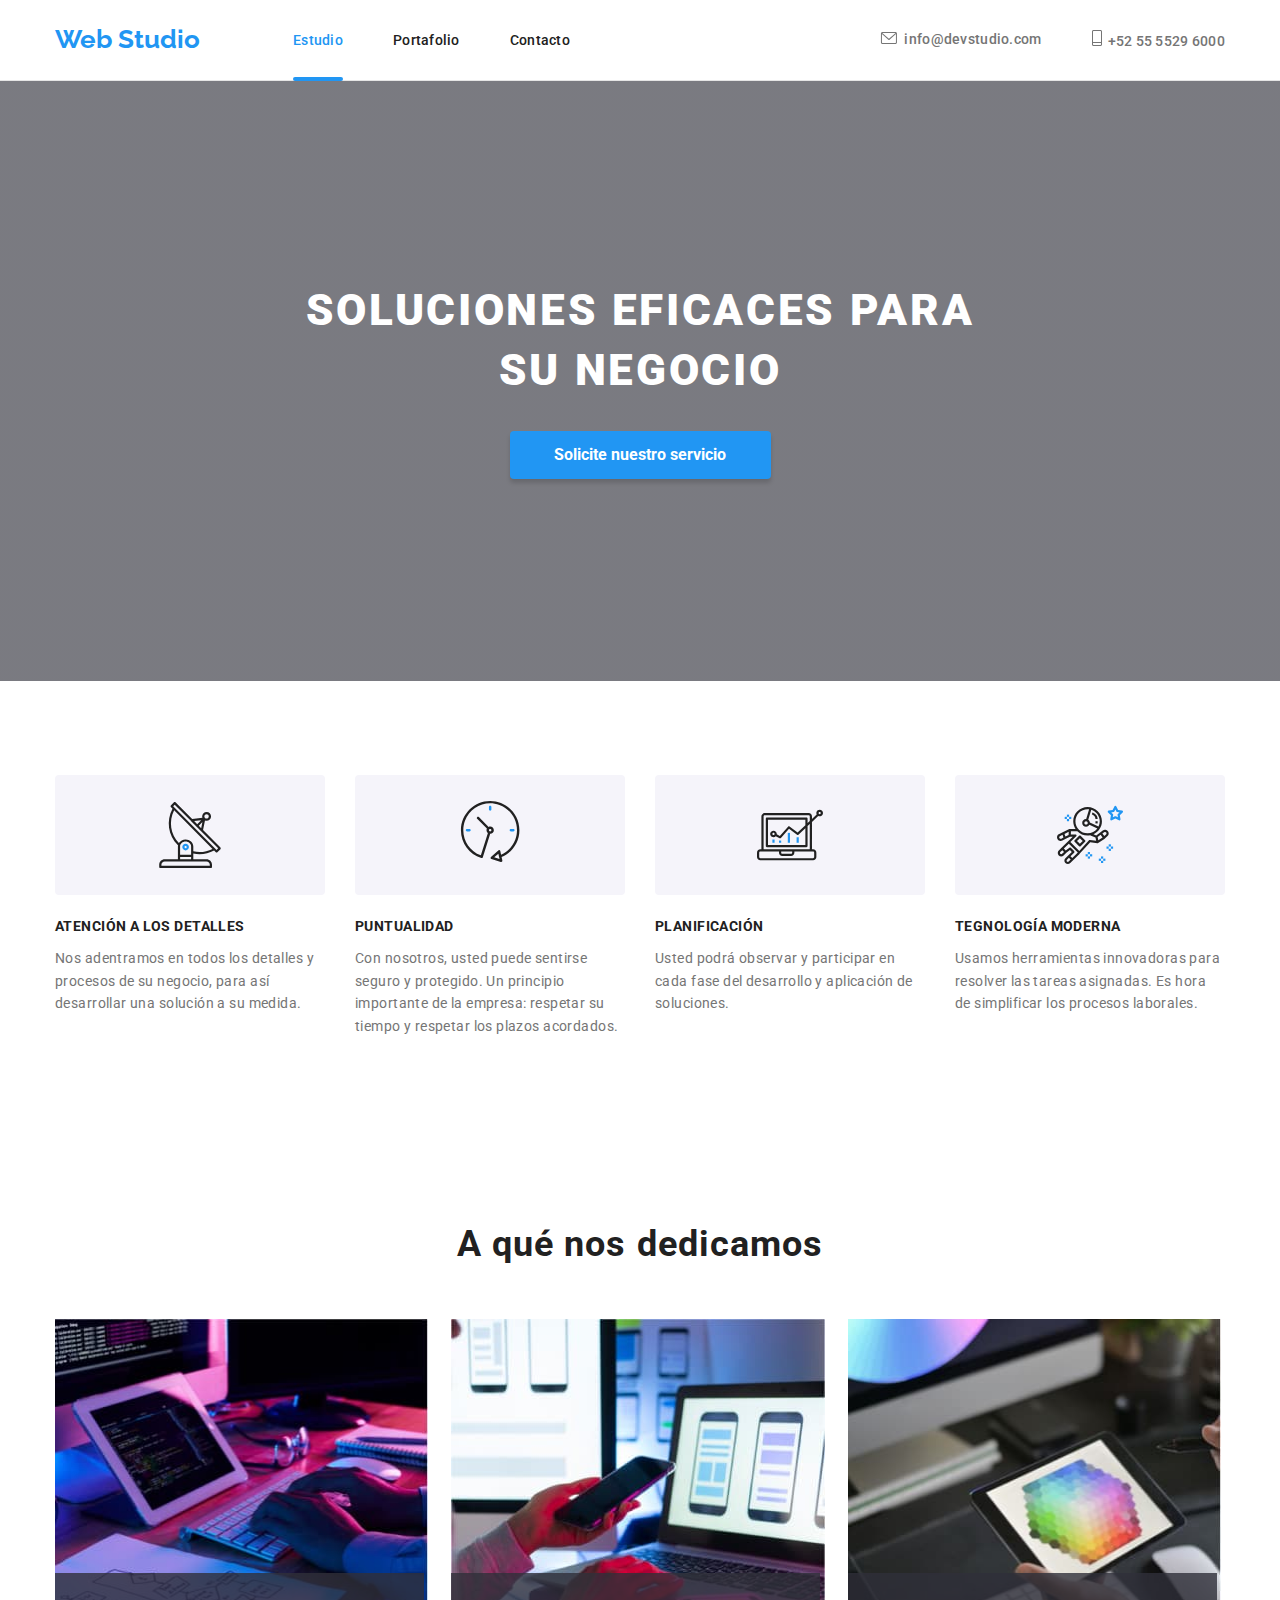
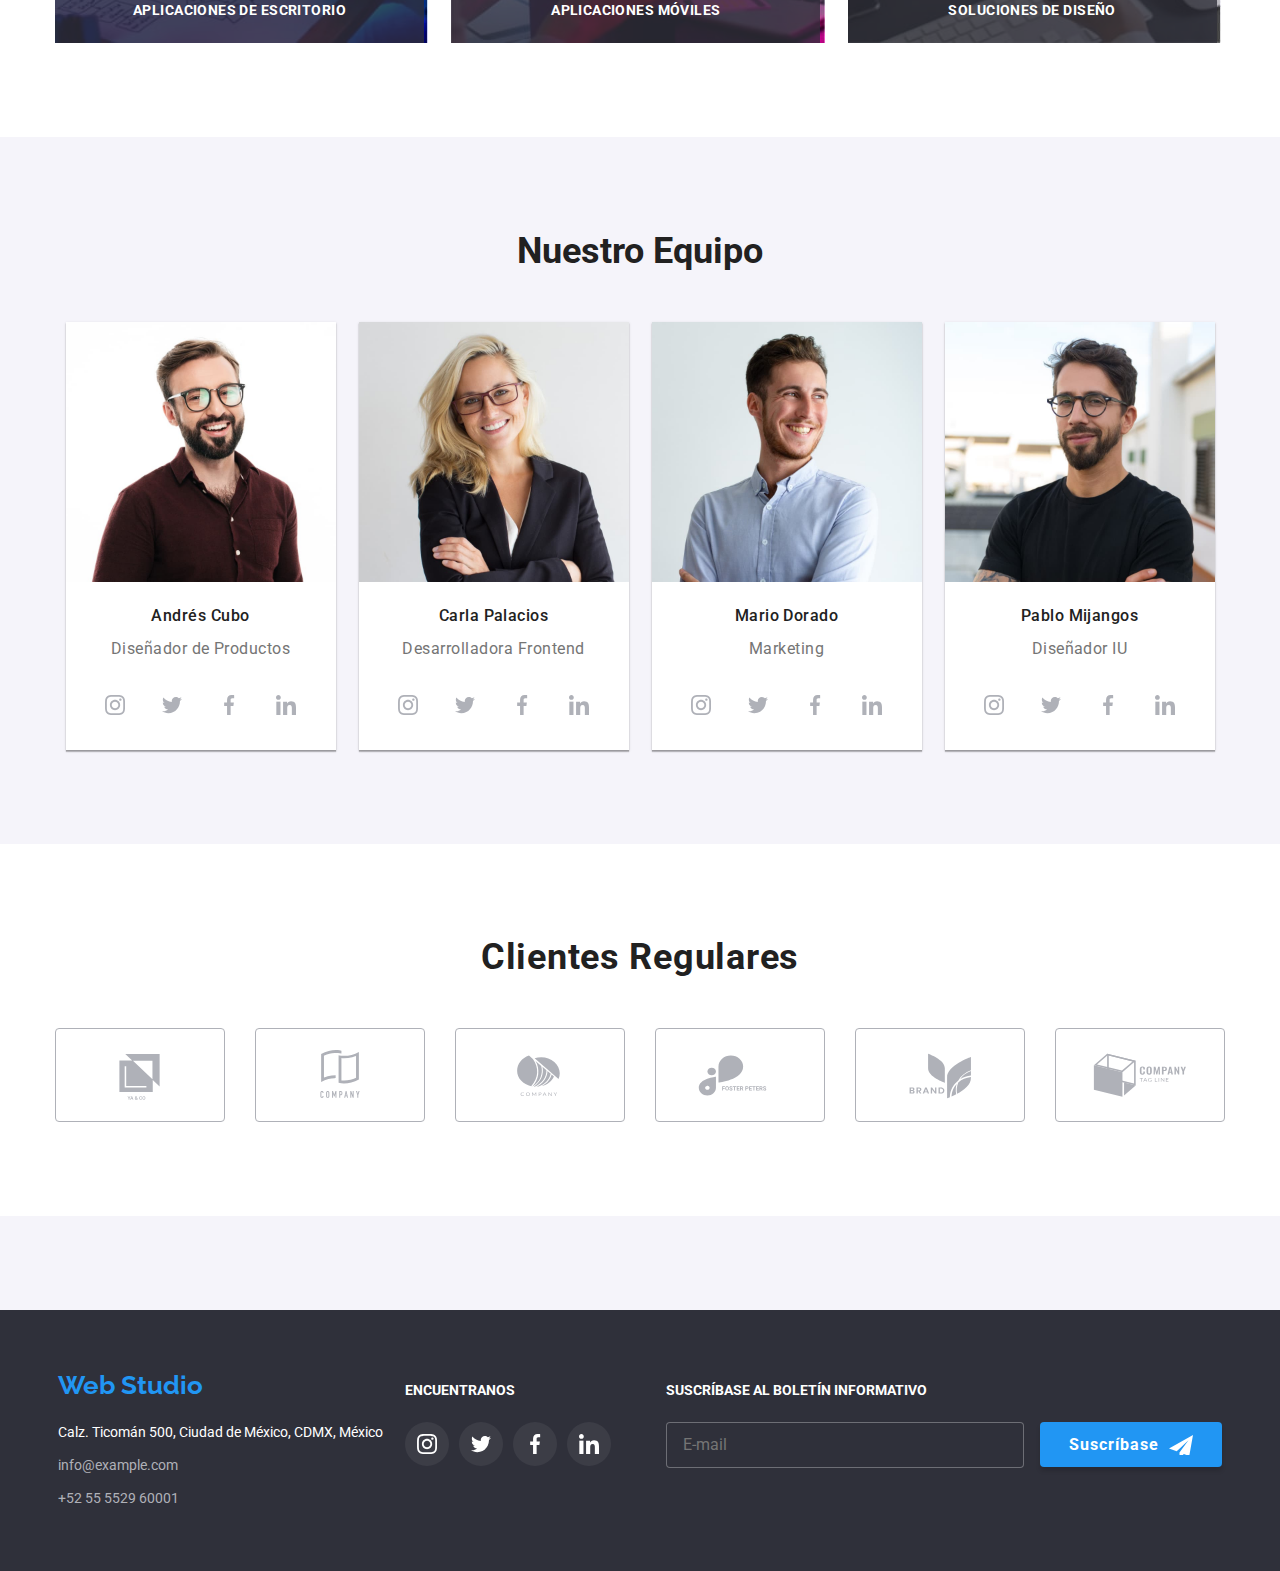
<file: index.html>
<!DOCTYPE html>
<html lang="en">
    <head>

        <meta charset="UTF-8">
        <meta http-equiv="X-UA-Compatible" content="IE=edge">
        <meta name="viewport" content="width=device-width, initial-scale=1.0">
        <title>Web Studio</title>
        <link rel="stylesheet" href="https://cdnjs.cloudflare.com/ajax/libs/modern-normalize/1.0.0/modern-normalize.min.css"/>
        <link rel="stylesheet" href="css/main.min.css">
        <link rel="preconnect" href="https://fonts.googleapis.com">
        <link rel="preconnect" href="https://fonts.gstatic.com" crossorigin>
        <link href="https://fonts.googleapis.com/css2?family=Raleway:wght@700&family=Roboto:wght@400;500;700;900&display=swap" rel="stylesheet">
    </head>

    <body>
        <div class="menu-container js-menu-container" id="mobile-menu">
            <button class="menu-toggle js-close-menu">
                <svg class="menu-close-button-icon">
                    <use href="./images/symbol-defs.svg#icon-X" ></use>
                </svg>
            </button>
            <ul class="mobile-menu">
                <li><a href="./index.html" class="menu-link">Estudio</a></li>
                <li><a href="./portafolio.html" class="menu-link">Portafolio</a></li>
                <li><a href="" class="menu-link">Contactos</a></li>
            </ul>
            <div class="mob-menu-list-down">
                <a class="mob-menu-list-tell link" href="#">
                +38 096 111 11 11</a>
                <a class="mob-menu-list-mail link" href="#">info@devstudio.com</a>
                <ul class="mob-menu-list-social list">
                    <li class="mob-menu-list-social-item">Instagram</li>
                    <li class="mob-menu-list-social-item">Twitter</li>
                    <li class="mob-menu-list-social-item">Facebook</li>
                    <li class="mob-menu-list-social-item">LinkedIn</li>
                </ul>
            </div>
        </div>
        <header class="header">
            <div class="container header-container">
                <nav class="menu-nav">
                    <a class="logo logo-header-position" href="#">Web Studio</a>
                    <ul class="menu-list list">
                        <li class="menu-list-item"><a class="menu-list-studio active" href="./index.html">Estudio</a></li>
                        <li class="menu-list-item"><a class="menu-list-link" href="./portafolio.html">Portafolio</a></li>
                        <li class="menu-list-item"><a class="menu-list-link" href="#">Contacto</a></li>
                    </ul>
                </nav>
                <ul class="contact-list list">
                    <li class="contact-list-item"><a class="contact-list-link" href="#">
                        <svg class="icon-envelope" width="18" height="12">
                            <use href="./images/symbol-defs.svg#icon-email"></use>
                        </svg>info@devstudio.com</a>
                    </li>
                    <li class="contact-list-item"><a class="contact-list-link" href="#">
                        <svg class="icon-envelope" width="10" height="16">
                            <use href="./images/symbol-defs.svg#icon-phone"></use>
                        </svg>+52 55 5529 6000</a>
                    </li>
                </ul>
                <button
                class="menu-toggle js-open-menu"
                aria-expanded="false"
                aria-controls="mobile-menu"
                >
                <svg class="icon-menu-open"
                    width="24"
                    height="24"
                    fill="currentColor"
                    viewBox="0 0 20 20"
                    xmlns="http://www.w3.org/2000/svg"
                >
                <path fill-rule="evenodd" clip-rule="evenodd" d="M0 2.66667V0H24V2.66667H0ZM0 9.33333H24V6.66667H0V9.33333ZM0 16H24V13.3333H0V16Z"/>
                </svg>
                </button>
        </header>
        <main>
            <section class="hero-section section">
                <div class="container hero-container">
                    <h1 class="hero-title">Soluciones eficaces para su negocio</h1>
                        <button data-modal-open class="hero-section-button" type="Button">Solicite nuestro servicio</button>
                        <div class="backdrop is-hidden" data-modal>
                            <div class="modal">
                                <button data-modal-close class="close-button">   
                                    <svg class="close-button-icon">
                                        <use href="./images/symbol-defs.svg#icon-X" ></use>
                                    </svg>
                                </button>

                                <form class="form">
                                    <p class="form-title">Deje sus datos, nos contactaremos con usted</p>
                                    <div class="form-field top-title">
                                        <label class="form-label" for="name">Nombre</label>
                                        <input class="form-input" type="text" name="name">
                                            <svg class="input-icon" width="18" height="18">
                                                <use
                                                    href="./images/symbol-defs.svg#icon-user-1">
                                                </use>
                                            </svg>
                                    </div>
                                    <div class="form-field">
                                        <label class="form-label" for="tel">Teléfono</label>
                                        <input class="form-input" type="tel" name="tel">
                                            <svg class="input-icon" width="18" height="18">
                                                <use
                                                    href="./images/symbol-defs.svg#icon-Phone-1">
                                                </use>
                                            </svg>
                                    </div>
                                    <div class="form-field">
                                        <label class="form-label" for="email">E-mail</label>
                                        <input class="form-input" type="email" name="email">
                                            <svg class="input-icon" width="18" height="18">
                                                <use
                                                    href="./images/symbol-defs.svg#icon-email-1">
                                                </use>
                                            </svg>
                                    </div>
                                    <div class="form-field form-field-comment ">
                                        <label class="comment-label" for="comment">Comentarios</label>
                                        <textarea class="comment" name="comment" rows="9" placeholder="Introduzca el texto"></textarea>
                                    </div>
                                    <div class="form-field-chek">
                                        <label class="policy-label" for="policy">
                                            <svg class="check-icon" width="11" height="8">
                                                <use
                                                    href="./images/symbol-defs.svg#icon-Chulito">
                                                </use>                                             
                                            </svg>
                                            <input class="form-checkbox" type="checkbox" name="policy">
                                                <span class="icon-chek"></span>
                                                Estoy de acuerdo con el boletín informativo y acepto los Términos y Condiciones
                                        </label>
                                    </div>
                                    <button class="form-button" type="submit">Enviar</button>
                                </form>
                            </div>
                        </div>
                </div>
            </section>
            <section class="feature-section section">
                <div class="container feature-container">
                    <h2 hidden class="visually-hidden">Caracteristicas</h2>
                    <ul class="list-feature list">
                        <li class="feature-section-item">
                            <div class="icon-item-feature">
                                <svg class = "feature-icon">
                                    <use href = "./images/symbol-defs.svg#icon-antena"></use>
                                </svg>
                            </div>
                            <h3 class="feature-section-list-title">Atención a los detalles</h3>
                            <p class="feature-section-list-text">Nos adentramos en todos los detalles y procesos de su negocio, para así desarrollar una solución a su medida.</p>
                        </li>
                        <li class="feature-section-item">
                            <div class="icon-item-feature">
                                <svg class = "feature-icon">
                                    <use href = "./images/symbol-defs.svg#icon-reloj"     ></use>
                                </svg>
                            </div>
                            <h3 class="feature-section-list-title">Puntualidad</h3>
                            <p class="feature-section-list-text">Con nosotros, usted puede sentirse seguro y protegido. Un principio importante de la empresa: respetar su tiempo y respetar los plazos acordados.</p>
                        </li>
                        <li class="feature-section-item">
                            <div class="icon-item-feature">
                                <svg class = "feature-icon">
                                    <use href = "./images/symbol-defs.svg#icon-diagrama"     ></use>
                                </svg>
                            </div>      
                            <h3 class="feature-section-list-title">Planificación</h3>
                            <p class="feature-section-list-text">Usted podrá observar y participar en cada fase del desarrollo y aplicación de soluciones.</p>
                        </li>
                        <li class="feature-section-item">
                            <div class="icon-item-feature">
                                <svg class = "feature-icon">
                                    <use href = "./images/symbol-defs.svg#icon-astronauta" ></use>
                                </svg>
                            </div>
                            <h3 class="feature-section-list-title">Tegnología moderna</h3>
                            <p class="feature-section-list-text">Usamos herramientas innovadoras para resolver las tareas asignadas. Es hora de simplificar los procesos laborales.</p>
                        </li>
                    </ul>
                </div>
            </section>
            <section class="dedication-section section">
                <div class="container dedication-container">
                    <h2 class="dedication-section-title">A qué nos dedicamos</h2>
                    <ul class="list-dedication list">
                        <li class="dedication-section-item">
                            <div class="dedication-box">
                                <img class="dedication-section-img"
                                src="images/programmingontablet.jpg" 
                                alt="programming on tablet" 
                                width="370">
                                <div class="box-dedication-button">
                                    <p class="text-dedication"> APLICACIONES DE ESCRITORIO</p>
                                </div>
                            </div>
                        </li>
                        <li class="dedication-section-item">
                            <div class="dedication-box">
                                <img class="dedication-section-img"
                                src="images/comparingcellphonewithcomputer.jpg" 
                                alt="comparing cell phone with computer" 
                                width="370">
                                <div class="box-dedication-button">
                                    <p class="text-dedication"> APLICACIONES MÓVILES</p>
                                </div>
                            </div>
                        </li>
                        <li class="dedication-section-item">
                            <div class="dedication-box">
                                <img class="dedication-section-img" 
                                src="images/theoryofcolor.jpg" 
                                alt="Theory of color"
                                width="370">
                                <div class="box-dedication-button">
                                    <p class="text-dedication"> SOLUCIONES DE DISEÑO</p>
                                </div>
                            </div>
                        </li>
                    </ul>
                </div>
            </section>
            <section class="team-section section">
                <div class="container team-container">
                    <h2 class="team-section-title">Nuestro Equipo</h2>
                    <ul class="team-list list">
                        <li class="team-section-item">
                        <img class="team-section-img" src="images/andresc.jpg" 
                        alt="Andrés Cubo" 
                        width="450">
                            <div class="team-section-title-text">
                                <h3 class="team-section-list-title">Andrés Cubo</h3>
                                <p class="team-section-list-text">Diseñador de Productos</p>
                                <ul class="team-soc-list list">
                                    <li class="team-soc-item">
                                        <a href="" class="team-soc-link link">
                                            <svg class="team-soc-icon" width="20px" height="20px">
                                                <use href="./images/symbol-defs.svg#icon-instagram-2"></use>
                                            </svg>                    
                                        </a>
                                    </li>
                                    <li class="team-soc-item">
                                        <a href="" class="team-soc-link link">
                                            <svg class="team-soc-icon" width="20px" height="20px">
                                                <use href="./images/symbol-defs.svg#icon-twitter-2"></use>
                                            </svg>
                                        </a>
                                    </li>
                                    <li class="team-soc-item">
                                        <a href="" class="team-soc-link link">
                                            <svg class="team-soc-icon" width="20px" height="20px">
                                                <use href="./images/symbol-defs.svg#icon-facebook-2"></use>
                                            </svg>                    
                                        </a>
                                    </li>
                                    <li class="team-soc-item">
                                        <a href="" class="team-soc-link link">
                                            <svg class="team-soc-icon" width="20px" height="20px">
                                                <use href="./images/symbol-defs.svg#icon-linkedin-2"></use>
                                            </svg>
                                        </a>
                                    </li>
                                </ul>
                            </div>
                            <div team-section-icons></div>
                        </li>
                        <li class="team-section-item">
                            <img class="team-section-img" src="images/carlap.jpg" 
                            alt="Carla Palacios" 
                            width="450">
                            <div class="team-section-title-text">
                                <h3 class="team-section-list-title">Carla Palacios</h3>
                                <p class="team-section-list-text">Desarrolladora Frontend</p>
                                <ul class="team-soc-list list">
                                    <li class="team-soc-item">
                                        <a href="" class="team-soc-link link">
                                            <svg class="team-soc-icon" width="20px" height="20px">
                                                <use href="./images/symbol-defs.svg#icon-instagram-2"></use>
                                            </svg>                    
                                        </a>
                                    </li>
                                    <li class="team-soc-item">
                                        <a href="" class="team-soc-link link">
                                            <svg class="team-soc-icon" width="20px" height="20px">
                                                <use href="./images/symbol-defs.svg#icon-twitter-2"></use>
                                            </svg>
                                        </a>
                                    </li>
                                    <li class="team-soc-item">
                                        <a href="" class="team-soc-link link">
                                            <svg class="team-soc-icon" width="20px" height="20px">
                                                <use href="./images/symbol-defs.svg#icon-facebook-2"></use>
                                            </svg>                    
                                        </a>
                                    </li>
                                    <li class="team-soc-item">
                                        <a href="" class="team-soc-link link">
                                            <svg class="team-soc-icon" width="20px" height="20px">
                                                <use href="./images/symbol-defs.svg#icon-linkedin-2"></use>
                                            </svg>
                                        </a>
                                    </li>
                                </ul>
                            </div>
                        </li>
                        <li class="team-section-item">
                            <img class="team-section-img" src="images/mariod.jpg" 
                            alt="Mario Dorado" 
                            width="450">
                            <div class="team-section-title-text">
                                <h3 class="team-section-list-title">Mario Dorado</h3>
                                <p class="team-section-list-text">Marketing</p>
                                <ul class="team-soc-list list">
                                    <li class="team-soc-item">
                                        <a href="" class="team-soc-link link">
                                            <svg class="team-soc-icon" width="20px" height="20px">
                                                <use href="./images/symbol-defs.svg#icon-instagram-2"></use>
                                            </svg>                    
                                        </a>
                                    </li>
                                    <li class="team-soc-item">
                                        <a href="" class="team-soc-link link">
                                            <svg class="team-soc-icon" width="20px" height="20px">
                                                <use href="./images/symbol-defs.svg#icon-twitter-2"></use>
                                            </svg>
                                        </a>
                                    </li>
                                    <li class="team-soc-item">
                                        <a href="" class="team-soc-link link">
                                            <svg class="team-soc-icon" width="20px" height="20px">
                                                <use href="./images/symbol-defs.svg#icon-facebook-2"></use>
                                            </svg>                    
                                        </a>
                                    </li>
                                    <li class="team-soc-item">
                                        <a href="" class="team-soc-link link">
                                            <svg class="team-soc-icon" width="20px" height="20px">
                                                <use href="./images/symbol-defs.svg#icon-linkedin-2"></use>
                                            </svg>
                                        </a>
                                    </li>
                                </ul>
                            </div>
                        </li>
                        <li class="team-section-item">
                            <img class="team-section-img" src="images/pablom.jpg" 
                            alt="Pablo Mijangos" 
                            width="450">
                            <div class="team-section-title-text">
                                <h3 class="team-section-list-title">Pablo Mijangos</h3>
                                <p class="team-section-list-text">Diseñador IU</p>
                                <ul class="team-soc-list list">
                                    <li class="team-soc-item">
                                        <a href="" class="team-soc-link link">
                                            <svg class="team-soc-icon" width="20px" height="20px">
                                                <use href="./images/symbol-defs.svg#icon-instagram-2"></use>
                                            </svg>                    
                                        </a>
                                    </li>
                                    <li class="team-soc-item">
                                        <a href="" class="team-soc-link link">
                                            <svg class="team-soc-icon" width="20px" height="20px">
                                                <use href="./images/symbol-defs.svg#icon-twitter-2"></use>
                                            </svg>
                                        </a>
                                    </li>
                                    <li class="team-soc-item">
                                        <a href="" class="team-soc-link link">
                                            <svg class="team-soc-icon" width="20px" height="20px">
                                                <use href="./images/symbol-defs.svg#icon-facebook-2"></use>
                                            </svg>                    
                                        </a>
                                    </li>
                                    <li class="team-soc-item">
                                        <a href="" class="team-soc-link link">
                                            <svg class="team-soc-icon" width="20px" height="20px">
                                                <use href="./images/symbol-defs.svg#icon-linkedin-2"></use>
                                            </svg>
                                        </a>
                                    </li>
                                </ul>
                            </div>
                        </li>
                    </ul>
                </div>
            <section class="section section-clients">
                <div class="container">
                    <h2 class="clients-title">Clientes Regulares</h2>
                    <ul class="clients-list customers list">
                        <li class="clients-list-item">
                            <a href="" class="clients-link">
                                <svg class="clients-icon">
                                    <use href="./images/symbol-defs.svg#icon-Logo" width="104px" height="56px"></use>
                                </svg>
                            </a>
                        </li>
                        <li class="clients-list-item">
                            <a href="" class="clients-link">
                                <svg class="clients-icon">
                                    <use href="./images/symbol-defs.svg#icon-Logo-2" width="104px" height="56px"></use>
                                </svg>
                            </a>
                        </li>
                        <li class="clients-list-item">
                            <a href="" class="clients-link">
                                <svg class="clients-icon">
                                    <use href="./images/symbol-defs.svg#icon-Logo-3" width="104px" height="56px"></use>
                                </svg>
                            </a>
                        </li>
                        <li class="clients-list-item">
                            <a href="" class="clients-link">
                                <svg class="clients-icon">
                                    <use href="./images/symbol-defs.svg#icon-Logo-4" width="104px" height="56px"></use>
                                </svg>
                            </a>
                        </li>
                        <li class="clients-list-item">
                            <a href="" class="clients-link">
                                <svg class="clients-icon">
                                    <use href="./images/symbol-defs.svg#icon-Logo-5" width="104px" height="56px"></use>
                                </svg>
                            </a>
                        </li>
                        <li class="clients-list-item">
                            <a href="" class="clients-link">
                                <svg class="clients-icon">
                                    <use href="./images/symbol-defs.svg#icon-Logo-6" width="104px" height="56px"></use>
                                </svg>
                            </a>
                        </li>
                    </ul>
                </div>
            </section>
        </main>
        <footer class="footer">
        <div class="footer-container container">
            <div class="footer-flex">
            
            <div class="footer-contacts-flex">
                    <a class="logo logo-footer-position" href="#">Web Studio</a>
                </a>
                <address class="footer-contact">
                <ul class="footer-contact-list list">
                    <li class="footer-contact-item">
                    <a
                        class="footer-contact-link footer-contact-address link"
                        href="#"
                        target="_blank"
                        >Calz. Ticomán 500, Ciudad de México, CDMX, México</a
                    >
                    </li>
                    <li class="footer-contact-item">
                    <a
                        class="footer-link-contact link"
                        href="#"
                        >info@example.com</a
                    >
                    </li>
                    <li class="footer-contact-item">
                    <a class="footer-link-contact link" href="#"
                        >+52 55 5529 60001</a
                    >
                    </li>
                </ul>
                </address>
            </div>
            <div class="social-section">
                <p class="social-section-text">Encuentranos</p>
                <ul class="footer-list list">
                <li class="footer-list-item">
                    <a class="footer-list-link" href="">
                    <svg class="footer-list-icon" width="20" height="20">
                        <use href="./images/symbol-defs.svg#icon-instagram-1"></use>
                    </svg>
                    </a>
                </li>

                <li class="footer-list-item">
                    <a class="footer-list-link" href="">
                    <svg class="footer-list-icon" width="20" height="20">
                        <use href="./images/symbol-defs.svg#icon-twitter-1"></use>
                    </svg>
                    </a>
                </li>

                <li class="footer-list-item">
                    <a class="footer-list-link" href="">
                    <svg class="footer-list-icon" width="20" height="20">
                        <use href="./images/symbol-defs.svg#icon-facebook-1"></use>
                    </svg>
                    </a>
                </li>

                <li class="footer-list-item">
                    <a class="footer-list-link" href="">
                    <svg class="footer-list-icon" width="20" height="20">
                        <use href="./images/symbol-defs.svg#icon-linkedin-1"></use>
                    </svg>
                    </a>
                </li>
                </ul>
            </div>
            <div class="footer-submit">
                <p class="footer-submit-text">SUSCRÍBASE al boletín informativo </p>
                <div class="footer-submit-form">
                <label class="footer-submit-label" for="submit-mail"></label>
                <input class="footer-submit-input" type="email" name="submit-mail" id="submit-mail" placeholder="E-mail">
                <button class="footer-submit-btn" type="submit">Suscríbase</button>
                </div>
            </div>
            </div>
        </div>
        </footer>
        <script src="./js/mobile-menu.js"></script>
        <script src="./js/modal.js"></script>
    </body>
</html>
</file>
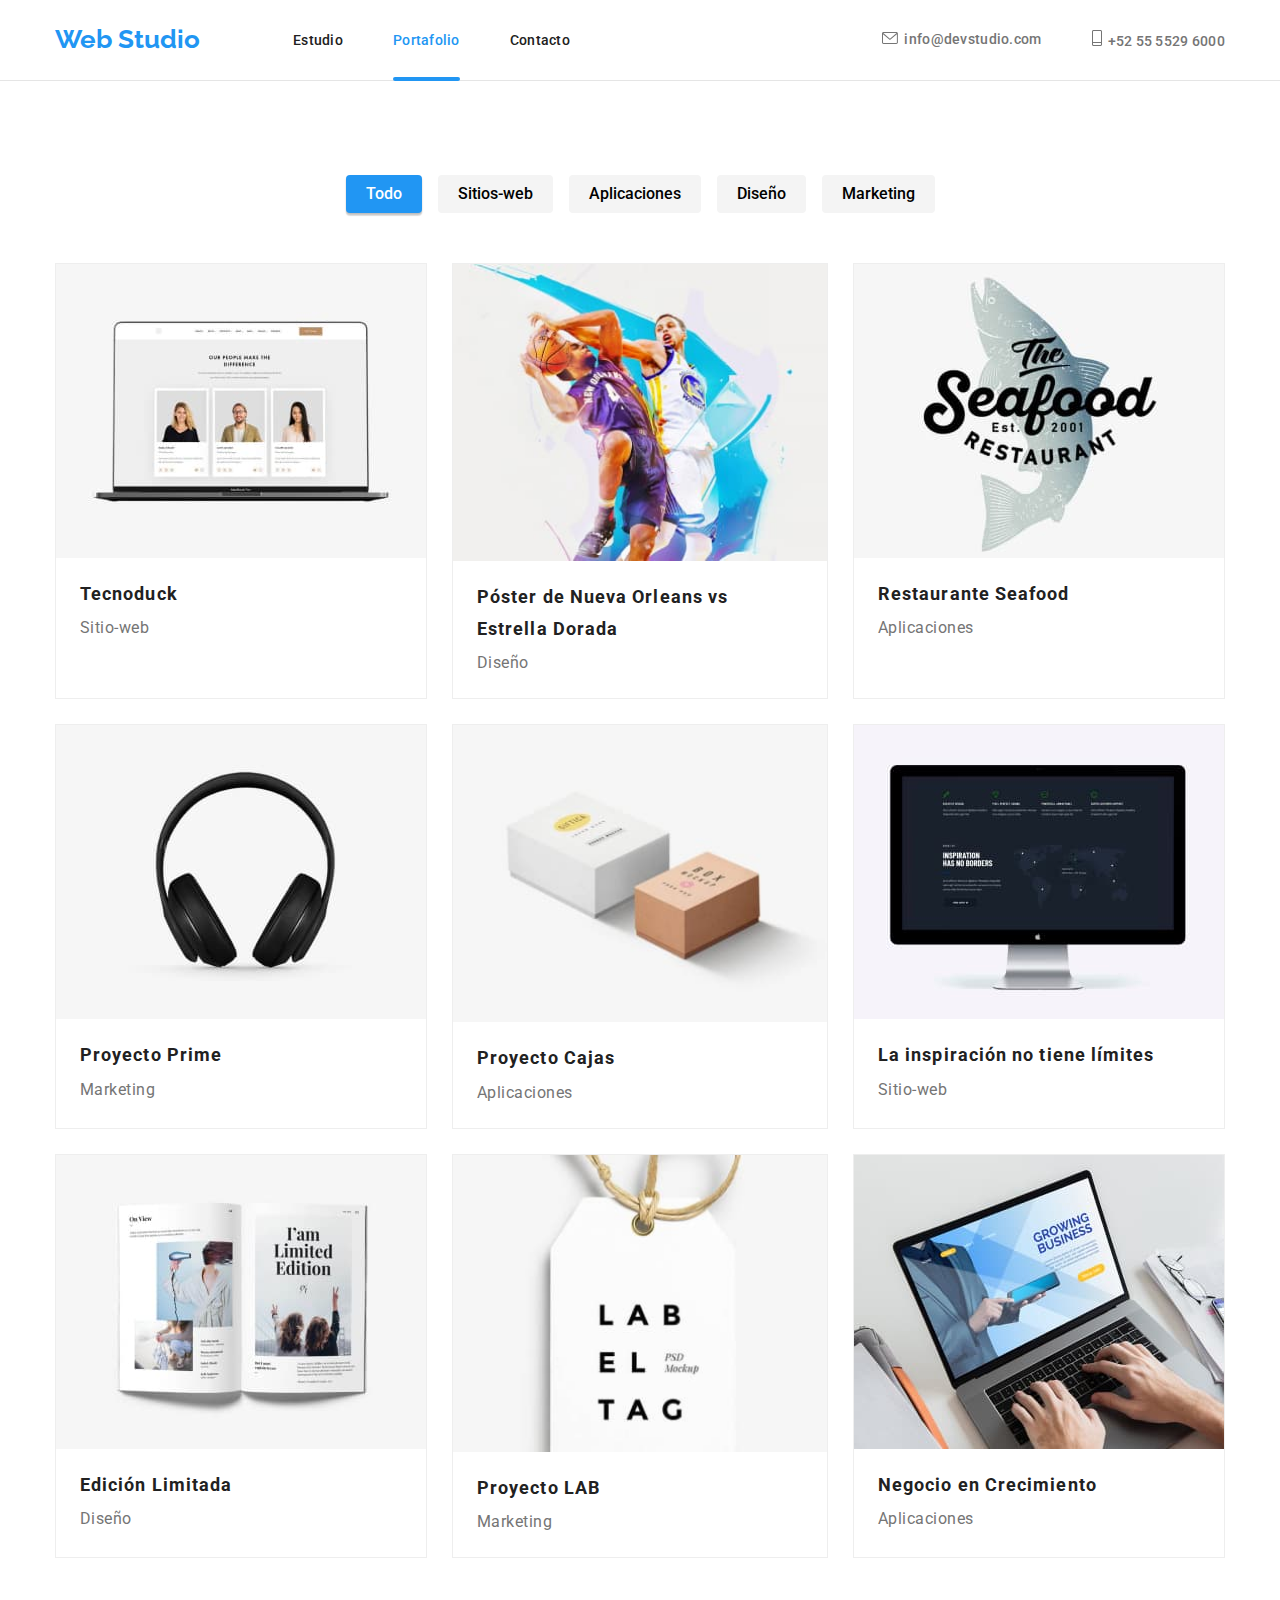
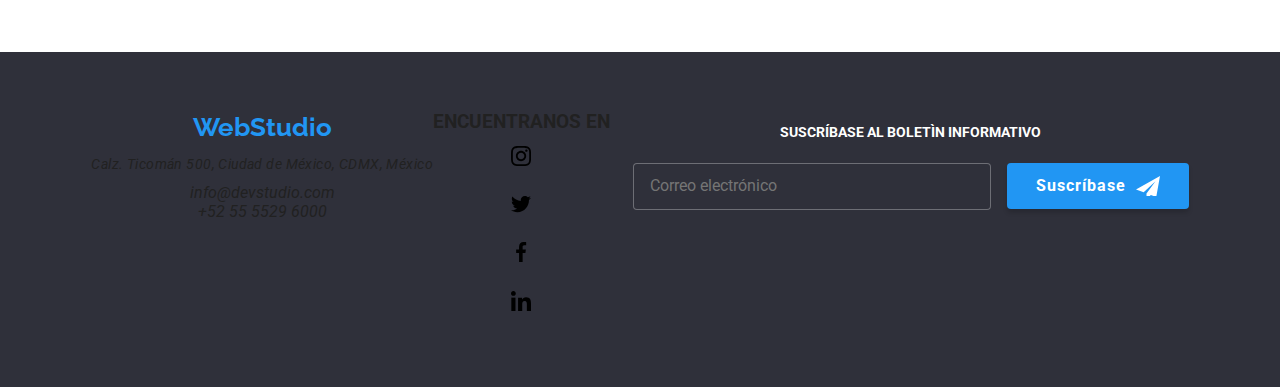
<file: portafolio.html>
<!DOCTYPE html>
<html lang="en">
    <head>
        <meta charset="UTF-8" >
        <meta http-equiv="X-UA-Compatible" content="IE=edge" >
        <meta name="viewport" content="width=device-width, initial-scale=1.0" >
        <title>Web Studio</title>
        <link rel="stylesheet" href="https://cdnjs.cloudflare.com/ajax/libs/modern-normalize/1.0.0/modern-normalize.min.css"/>
        <link rel="stylesheet" href="css/main.min.css">
        <link rel="preconnect" href="https://fonts.googleapis.com">
        <link rel="preconnect" href="https://fonts.gstatic.com" crossorigin>
        <link href="https://fonts.googleapis.com/css2?family=Raleway:wght@700&family=Roboto:wght@400;500;700;900&display=swap" rel="stylesheet">
    </head>

    <body>
        <div class="menu-container js-menu-container" id="mobile-menu">
            <button class="menu-toggle js-close-menu">
                <svg class="menu-close-button-icon">
                    <use href="./images/symbol-defs.svg#icon-X" ></use>
                </svg>
            </button>
            <ul class="mobile-menu">
                <li><a href="" class="menu-link">Estudio</a></li>
                <li><a href="" class="menu-link">Portafolio</a></li>
                <li><a href="" class="menu-link">Contactos</a></li>
            </ul>
            <div class="mob-menu-list-down">
                <a class="mob-menu-list-tell link" href="tel:+380961111111">
                +38 096 111 11 11</a>
                <a class="mob-menu-list-mail link" href="mailto:info@devstudio.com">info@devstudio.com</a>
                <ul class="mob-menu-list-social list">
                    <li class="mob-menu-list-social-item">Instagram</li>
                    <li class="mob-menu-list-social-item">Twitter</li>
                    <li class="mob-menu-list-social-item">Facebook</li>
                    <li class="mob-menu-list-social-item">LinkedIn</li>
                </ul>
            </div>
        </div>
        <header class="header">
            <div class="container header-container">
                <nav class="menu-nav">
                    <a class="logo logo-header-position" href="#">Web Studio</a>
                    <ul class="menu-list list">
                        <li class="menu-list-item"><a class="menu-list-link" href="./index.html">Estudio</span></a></li>
                        <li class="menu-list-item"><a class="menu-list-portafolio active" href="./portafolio.html"><span class="span-header">Portafolio</span></a></li>
                        <li class="menu-list-item"><a class="menu-list-link" href="#">Contacto</a></li>
                    </ul>
                </nav>
                <ul class="contact-list list">
                    <li class="contact-list-item"><a class="contact-list-link" href="#">
                        <svg class="icon-envelope" width="16" height="12">
                            <use href="./images/symbol-defs.svg#icon-email"></use>
                        </svg>info@devstudio.com</a></li>
                    <li class="contact-list-item"><a class="contact-list-link" href="#">
                        <svg class="icon-envelope" width="10" height="16">
                            <use href="./images/symbol-defs.svg#icon-phone"></use>
                        </svg>+52 55 5529 6000</a>
                    </li>
                </ul>
                <button
                class="menu-toggle js-open-menu"
                aria-expanded="false"
                aria-controls="mobile-menu"
                >
                <svg
                    width="24"
                    height="24"
                    fill="currentColor"
                    viewBox="0 0 20 20"
                    xmlns="http://www.w3.org/2000/svg"
                >
                    <path
                    fill-rule="evenodd"
                    d="M3 5a1 1 0 011-1h12a1 1 0 110 2H4a1 1 0 01-1-1zM3 10a1 1 0 011-1h12a1 1 0 110 2H4a1 1 0 01-1-1zM3 15a1 1 0 011-1h12a1 1 0 110 2H4a1 1 0 01-1-1z"
                    clip-rule="evenodd"
                    ></path>
                </svg>
                </button>
            </div>              
        </header>
        <main>
            <section class="menu-projects-section section">
                <div class="container menu-projects-container">
                    <h1 hidden class="visually-hidden">Portafolio</h1>
                    <ul class="list-menu-projects-button list">
                        <li class="menu-projects-section-list-item">
                            <button class="menu-projects-section-button-all" type="button">Todo</button>
                        </li>
                        <li class="menu-projects-section-list-item">
                            <button class="menu-projects-section-button" type="button">Sitios-web</button>
                        </li>
                        <li class="menu-projects-section-list-item">
                            <button class="menu-projects-section-button"  type="button">Aplicaciones</button>
                        </li>
                        <li class="menu-projects-section-list-item">
                            <button class="menu-projects-section-button" type="button">Diseño</button>
                        </li>
                        <li class="menu-projects-section-list-item">
                            <button class="menu-projects-section-button"  type="button">Marketing</button>
                        </li>
                    </ul>
                    <ul class="list-projects list">
                        <li class="projects-section-list-item">
                            <a href target="_blank" class="projects-link link link">
                                <div class="projects-thumb">
                                    <img class="projects-section-img" 
                                        src="images/tecnoduck.jpg" 
                                        alt="tecnoduck" 
                                        width="370">
                                    <p class="text-transition">
                                        Tecnoduck es una plataforma de distribución de
                                        coronavirus de última generación. Las compañías
                                        usan esta plataforma para el espionaje digital y
                                        los ataques a los servidores seguros de la competencia.
                                    </p>
                                </div>
                                <div class="projects-section-title-text">
                                    <h2 class="projects-section-list-title">Tecnoduck</h2>
                                    <p class="projects-section-list-text">Sitio-web</p>
                                </div>
                            </a>
                        </li>
                        <li class="projects-section-list-item">
                            <a href target="_blank" class="projects-link link">
                                <div class="projects-thumb">
                                    <img class="projects-section-img"
                                        src="images/posterdedeportes.jpg"
                                        alt="tecnoduck">
                                    <p class="text-transition">
                                        Tecnoduck es una plataforma de distribución de
                                        coronavirus de última generación. Las compañías
                                        usan esta plataforma para el espionaje digital y
                                        los ataques a los servidores seguros de la competencia.
                                    </p>
                                </div>
                                <div class="projects-section-title-text">
                                    <h2 class="projects-section-list-title">Póster de Nueva Orleans vs Estrella Dorada</h2>
                                    <p class="projects-section-list-text">Diseño</p>
                                </div>
                            </a>
                        </li>
                        <li class="projects-section-list-item">
                            <a href target="_blank" class="projects-link link">
                                <div class="projects-thumb">
                                    <img class="projects-section-img" 
                                        src="images/seafood.jpg" 
                                        alt="seafood" >
                                    <p class="text-transition">
                                        Tecnoduck es una plataforma de distribución de
                                        coronavirus de última generación. Las compañías
                                        usan esta plataforma para el espionaje digital y
                                        los ataques a los servidores seguros de la competencia.
                                    </p>
                                </div>
                                <div class="projects-section-title-text">
                                    <h2 class="projects-section-list-title">Restaurante Seafood</h2>
                                    <p class="projects-section-list-text">Aplicaciones</p>
                                </div>
                            </a>
                        </li>
                        <li class="projects-section-list-item">
                            <a href target="_blank" class="projects-link link">
                                <div class="projects-thumb">
                                    <img class="projects-section-img" 
                                        src="images/projectprime.jpg" 
                                        alt="projectprime" >
                                    <p class="text-transition">
                                        Tecnoduck es una plataforma de distribución de
                                        coronavirus de última generación. Las compañías
                                        usan esta plataforma para el espionaje digital y
                                        los ataques a los servidores seguros de la competencia.
                                    </p>
                                </div>
                                <div class="projects-section-title-text">
                                    <h2 class="projects-section-list-title">Proyecto Prime</h2>
                                    <p class="projects-section-list-text">Marketing</p>
                                </div>
                            </a>
                        </li>
                        <li class="projects-section-list-item">
                            <a href target="_blank" class="projects-link link">
                                <div class="projects-thumb">
                                    <img class="projects-section-img" 
                                        src="images/projectcajas.jpg" 
                                        alt="projectcajas" >
                                    <p class="text-transition">
                                        Tecnoduck es una plataforma de distribución de
                                        coronavirus de última generación. Las compañías
                                        usan esta plataforma para el espionaje digital y
                                        los ataques a los servidores seguros de la competencia.
                                    </p>
                                </div>
                                <div class="projects-section-title-text">
                                    <h2 class="projects-section-list-title">Proyecto Cajas</h2>
                                    <p class="projects-section-list-text">Aplicaciones</p>
                                </div>
                            </a>
                        </li>
                        <li class="projects-section-list-item">
                            <a href target="_blank" class="projects-link link">
                                <div class="projects-thumb">
                                    <img class="projects-section-img" 
                                        src="images/inspiracion.jpg" 
                                        alt="inspiracion" >
                                    <p class="text-transition">
                                        Tecnoduck es una plataforma de distribución de
                                        coronavirus de última generación. Las compañías
                                        usan esta plataforma para el espionaje digital y
                                        los ataques a los servidores seguros de la competencia.
                                    </p>
                                </div>
                                <div class="projects-section-title-text">
                                    <h2 class="projects-section-list-title">La inspiración no tiene límites</h2>
                                    <p class="projects-section-list-text">Sitio-web</p>
                                </div>
                            </a>
                        </li>
                        <li class="projects-section-list-item">
                            <a href target="_blank" class="projects-link link">
                                <div class="projects-thumb">
                                    <img class="projects-section-img" 
                                        src="images/edicion.jpg" 
                                        alt="edicion" >
                                    <p class="text-transition">
                                        Tecnoduck es una plataforma de distribución de
                                        coronavirus de última generación. Las compañías
                                        usan esta plataforma para el espionaje digital y
                                        los ataques a los servidores seguros de la competencia.
                                    </p>
                                </div>
                                <div class="projects-section-title-text">
                                    <h2 class="projects-section-list-title">Edición Limitada</h2>
                                    <p class="projects-section-list-text">Diseño</p>
                                </div>
                            </a>
                        </li>
                        <li class="projects-section-list-item">
                            <a href target="_blank" class="projects-link link">
                                <div class="projects-thumb">
                                    <img class="projects-section-img" 
                                        src="images/projectlab.jpg" 
                                        alt="projectlab" >
                                    <p class="text-transition">
                                        Tecnoduck es una plataforma de distribución de
                                        coronavirus de última generación. Las compañías
                                        usan esta plataforma para el espionaje digital y
                                        los ataques a los servidores seguros de la competencia.
                                    </p>
                                </div>
                                <div class="projects-section-title-text">
                                    <h2 class="projects-section-list-title">Proyecto LAB</h2>
                                    <p class="projects-section-list-text">Marketing</p>
                                </div>
                            </a>
                        </li>
                        <li class="projects-section-list-item">
                            <a href target="_blank" class="projects-link link">
                                <div class="projects-thumb">
                                    <img class="projects-section-img" 
                                        src="images/negocio.jpg" 
                                        alt="negocio" >
                                    <p class="text-transition">
                                        Tecnoduck es una plataforma de distribución de
                                        coronavirus de última generación. Las compañías
                                        usan esta plataforma para el espionaje digital y
                                        los ataques a los servidores seguros de la competencia.
                                    </p>
                                </div>
                                <div class="projects-section-title-text">
                                    <h2 class="projects-section-list-title">Negocio en Crecimiento</h2>
                                    <p class="projects-section-list-text">Aplicaciones</p>
                                </div>
                            </a>
                        </li>
                    </ul>
                </div>
            </section>
        </main>
        <footer class="footer">
            <div class="container footer-container">
                <div>
                    <a class="logo logo-footer-position" href="WebStudio">WebStudio</a>
                    <address class="">
                        <a class="link contacts site" href="https://goo.gl/maps/ua91CeisvxC2wW5t7">
                            Calz. Ticomán 500, Ciudad de México, CDMX, México
                        </a>
                        <ul class="list list-footer">
                            <li class="footer-item">
                                <a class="link contacts email" href="mailto:info@devstudio.com">
                                    info@devstudio.com
                                </a>
                            </li>
                            <li class="footer-item">
                                <a class="link contacts tel" href="tel:+52 55 5529 6000">
                                    +52 55 5529 6000
                                </a>
                            </li>
                        </ul>
                    </address>
                </div>
                <div class="icon-encuentranos-section">
                    <h3 class="encuentranos">ENCUENTRANOS EN</h3>
                    <ul class="list container-icon-footer">
                        <li class="icon-footer-item">
                            <a class="icon-footer-encuentranos" href="#">
                                <svg class="icon-footer" width="44" height="44">
                                    <use
                                        href="./images/symbol-defs.svg#icon-instagram-1"
                                        width="20"
                                        height="20"
                                        x="12"
                                        y="12">
                                    </use>
                                </svg>
                            </a>
                        </li>
                        <li class="icon-footer-item">
                            <a class="icon-footer-encuentranos" href="#">
                                <svg class="icon-footer" width="44" height="44">
                                    <use
                                        href="./images/symbol-defs.svg#icon-twitter-1"
                                        width="20"
                                        height="20"
                                        x="12"
                                        y="12">
                                    </use>
                                </svg>
                            </a>
                        </li>
                        <li  class="icon-footer-item">
                            <a class="icon-footer-encuentranos" href="#">
                                <svg class="icon-footer" width="44" height="44">
                                    <use
                                        href="./images/symbol-defs.svg#icon-facebook-1"
                                        width="20"
                                        height="20"
                                        x="12"
                                        y="12">
                                    </use>
                                </svg>
                            </a>
                        </li>
                        <li  class="icon-footer-item">
                            <a class="icon-footer-encuentranos" href="#">
                                <svg class="icon-footer" width="44" height="44">
                                    <use
                                        href="./images/symbol-defs.svg#icon-linkedin-1"
                                        width="20"
                                        height="20"
                                        x="12"
                                        y="12">
                                    </use>
                                </svg>
                            </a>
                        </li>
                    </ul>
                </div>
                <div class="footer-submit">
                    <p class="footer-submit-text">SUSCRÍBASE AL BOLETÌN INFORMATIVO</p>
                <div class="footer-submit-form">
                    <label class="footer-submit-label" for="submit-mail"></label>
                    <input class="footer-submit-input" type="email" name="submit-mail" id="submit-mail" placeholder="Correo electrónico">
                    <button class="footer-submit-btn" type="submit">Suscríbase</button>
                </div>
            </div>        
        </footer>
        <script src="./js/mobile-menu.js"></script>
    </body>
</html>
</file>
<file: css/main.min.css>
:root{--brand-color:#2196F3;--main-color-dark:#212121;--main-color-light:#FFF;--main-color-grey:#757575;--main-border-light:#EEE;--main-border-grey:#AFB1B8;--main-border-chill:#f7ebeb;--main-background-chill:#F5F4FA;--main-background-light:#FFF;--main-background-beige:#E5E5E5;--main-background-semi-light:#f4f4f4;--main-background-dark:#2F303A;--cubic:cubic-bezier(0.4,0,0.2,1)}body{font-family:'Roboto',sans-serif;color:var(--main-color-dark)}body::-webkit-scrollbar{width:5px}body::-webkit-scrollbar-thumb{background:var(--brand-color);border-radius:50px}body::-webkit-scrollbar-thumb:hover{background:#1975c0}h1,h2,h3,h4,h5,h6,p{margin:0}img{display:block;width:100%;height:auto}*,::before,::after{box-sizing:border-box}.list{list-style:none;padding-left:0;margin:0}.link{text-decoration:none;color:currentColor}.header{border-bottom:1px solid #E5E5E5}@media screen and (max-width: 767px){.header{padding-top:16px;padding-bottom:16px}}.visually-hidden{position:absolute;width:1px;height:1px;margin:-1px;border:0;padding:0;white-space:nowrap;clip-path:inset(100%);clip:rect(0 0 0 0);overflow:hidden}.icon-item{width:264px;height:112px;display:flex;align-items:center;justify-content:center;fill:var(--brand-color)}.header-container{display:flex;align-items:center;justify-content:space-between}@media screen and (max-width: 767px){.header-container{max-width:767px}}.container{width:100%;width:1200px;padding-left:15px;padding-right:15px;margin-left:auto;margin-right:auto}@media screen and (max-width: 479px){.container{width:auto}}@media screen and (min-width: 480px){.container{width:auto}}@media screen and (min-width: 768px){.container{width:768px}}@media screen and (min-width: 1200px){.container{width:1200px}}.section{padding-top:94px;padding-bottom:94px}.menu-nav{display:flex;align-items:center}.logo{font-size:26px;font-weight:700;line-height:1.19;color:var(--brand-color);margin-right:93px;font-family:'Raleway',sans-serif;text-decoration:none;display:block}.logo-header-position{padding:24px 0 25px}.menu-list{display:flex}@media screen and (max-width: 767px){.menu-list{display:none}}.menu-list-link{font-size:14px;font-weight:500;line-height:.8;letter-spacing:.02em;text-align:left;color:var(--main-color-dark);text-decoration:none;padding-top:32px;padding-bottom:32px;transition-property:color,transform;transition-duration:250ms;transition-timing-function:var(--cubic);transition-delay:0}.menu-list-item:not(:last-child){margin-right:50px}.menu-list-studio{font-size:14px;font-weight:500;line-height:.8;letter-spacing:.02em;text-align:left;text-decoration:none;color:var(--brand-color);padding-top:32px;padding-bottom:32px;transition:color 250ms var(--cubic)}.menu-list-studio.active{color:var(--brand-color);position:relative}.menu-list-portafolio.active{color:var(--brand-color);position:relative}.active::after{position:absolute;bottom:-1px;left:0;content:"";width:100%;height:4px;background:var(--brand-color);border-radius:2px}.menu-list-portafolio{font-size:14px;font-weight:500;line-height:.8;letter-spacing:.02em;text-align:left;text-decoration:none;color:var(--brand-color);padding-top:32px;padding-bottom:32px}.menu-list-link:hover,.menu-list-link:focus,.menu-list-link:active{color:var(--brand-color)}.icon-envelope{margin-right:6px;fill:var(--main-color-grey);transition-property:fill,transform;transition-duration:250ms;transition-timing-function:var(--cubic);transition-delay:0}.contact-list{display:flex;margin-left:auto}@media screen and (max-width: 767px){.contact-list{display:none}}@media screen and (min-width: 768px) and (max-width: 1199px){.contact-list{flex-direction:column;align-content:center}}.contact-list-item:not(:last-child){margin-right:50px}.contact-list-item:hover .contact-list-link{color:var(--brand-color)}.contact-list-item:hover .icon-envelope{fill:var(--brand-color)}.contact-list-link:focus{color:var(--brand-color)}.contact-list-link:focus .icon-envelope{fill:var(--brand-color)}.contact-list-item:not(:last-child){margin-right:50px}@media screen and (min-width: 768px) and (max-width: 1199px){.contact-list-item + .contact-list-item{margin-left:0}}@media screen and (min-width: 768px) and (max-width: 1199px){.contact-list-item{margin-left:0}}.contact-list-link{padding-top:32px;padding-bottom:32px;font-family:'Roboto',sans-serif;font-size:14px;font-weight:500;line-height:.8;letter-spacing:.02em;color:var(--main-color-grey);text-decoration:none;transition-property:color,transform;transition-duration:250ms;transition-timing-function:var(--cubic);transition-delay:0}@media screen and (min-width: 768px) and (max-width: 1199px){.contact-list-link{padding:0}}@media screen and (min-width: 768px) and (max-width: 1199px){.contact-list-item:not(:last-child){margin-bottom:10px}}.menu{display:flex;padding:0;margin:0;list-style:none}@media (max-width: 767px){.menu{display:none}}.menu .menu-link{padding:10px;color:inherit;text-decoration:none}.menu-link{width:157px;left:40px;top:48px;padding-bottom:32px;font-style:normal;font-weight:500;font-size:40px;line-height:47px;letter-spacing:.02em;color:#212121}.menu-link:hover{color:#2196F3}.menu-toggle{height:40px;width:40px;display:flex;align-items:center;justify-content:center;margin-left:auto;padding:0;background-color:transparent;cursor:pointer;border:none;border-radius:50%;outline:none}@media (min-width: 768px){.menu-toggle{display:none}}.menu-toggle:hover,.menu-toggle:focus{fill:#2196F3}.icon-menu-open:hover{fill:#2196f3}.menu-container{position:fixed;top:0;left:0;width:100vw;height:100vh;padding:32px;background-color:#FFF;z-index:999;transform:translateX(100%);transition:transform 250ms ease-in-out}.menu-container.is-open{transform:translateX(0)}.icon-menu-open:hover,.icon-menu-open:focus{fill:#2196F3}.menu-container .menu-toggle{position:absolute;top:21px;right:25px;color:#fff}.mobile-menu{width:300px;padding:0;margin:0;list-style:none}.mobile-menu .menu-link{display:block;color:#000;text-decoration:none}.mobile-menu .menu-link:hover{color:#2196F3}.menu-close-button-icon{width:18px;height:18px}.menu-close-button-icon:hover{fill:#2196f3}.mob-menu-list-down{position:absolute;bottom:48px}.mob-menu-list-tell{display:block;margin-bottom:32px;font-family:Roboto;font-style:normal;font-weight:500;font-size:34px;line-height:1.18;letter-spacing:.02em;color:#2196f3}.mob-menu-list-mail{display:block;font-family:Roboto;font-style:normal;font-weight:500;font-size:24px;line-height:1.17;letter-spacing:.02em;color:#757575;margin-bottom:64px}.mob-menu-list-social{display:flex;flex-direction:row;column-gap:20px}.mob-menu-list-social-item{position:relative;font-weight:500;font-size:18px;line-height:1.22;letter-spacing:.02em;color:#2196f3;cursor:pointer}.mob-menu-list-social-item:not(:first-child)::before{content:"";display:block;position:absolute;top:0;left:-10px;width:1px;height:22px;background-color:rgba(33,33,33,0.2)}.hero-section{text-align:center;padding:200px 0;margin:auto;background:rgba(47,48,58,0.4) url(https://cdn.discordapp.com/attachments/845486960742105089/1078712293166157937/Hero_1200.jpg) no-repeat center;background-size:cover;box-shadow:none}@media screen and (max-width: 479px){.hero-section{background-image:linear-gradient(to right,rgba(47,48,58,0.4),rgba(47,48,58,0.4)),url(https://cdn.discordapp.com/attachments/845486960742105089/1078738368420122724/Hero.jpg)}}@media screen and (max-width: 479px) and (max-device-pixel-ratio: 2),screen and (max-width: 479px) and (max-resolution: 192dpi),screen and (max-width: 480px) and (max-resolution: 2dppx){.hero-section{background-image:linear-gradient(to right,rgba(47,48,58,0.4),rgba(47,48,58,0.4)),url(https://cdn.discordapp.com/attachments/845486960742105089/1078738368420122724/Hero.jpg)}}@media screen and (min-width: 480px){.hero-section{background-image:linear-gradient(to right,rgba(47,48,58,0.4),rgba(47,48,58,0.4)),url(https://cdn.discordapp.com/attachments/845486960742105089/1078738368420122724/Hero.jpg)}}@media screen and (min-width: 480px) and (min-device-pixel-ratio: 2),screen and (min-width: 480px) and (min-resolution: 192dpi),screen and (min-width: 480px) and (min-resolution: 2dppx){.hero-section{background-image:linear-gradient(to right,rgba(47,48,58,0.4),rgba(47,48,58,0.4)),url(https://cdn.discordapp.com/attachments/845486960742105089/1078738368420122724/Hero.jpg)}}@media screen and (min-width: 768px){.hero-section{background-image:linear-gradient(to right,rgba(47,48,58,0.4),rgba(47,48,58,0.4)),url(https://cdn.discordapp.com/attachments/845486960742105089/1078738406093377648/Hero_768.jpg)}}@media screen and (min-width: 768px) and (min-device-pixel-ratio: 2),screen and (min-width: 768px) and (min-resolution: 192dpi),screen and (min-width: 768px) and (min-resolution: 2dppx){.hero-section{background-image:linear-gradient(to right,rgba(47,48,58,0.4),rgba(47,48,58,0.4)),url(https://cdn.discordapp.com/attachments/845486960742105089/1078738406093377648/Hero_768.jpg)}}@media screen and (min-width: 1000px){.hero-section{background-image:linear-gradient(to right,rgba(47,48,58,0.4),rgba(47,48,58,0.4)),url(https://cdn.discordapp.com/attachments/845486960742105089/1078738427480125550/Hero_1200.jpg)}}@media screen and (min-width: 1000px) and (min-device-pixel-ratio: 2),screen and (min-width: 1200px) and (min-resolution: 192dpi),screen and (min-width: 1200px) and (min-resolution: 2dppx){.hero-section{background-image:linear-gradient(to right,rgba(47,48,58,0.4),rgba(47,48,58,0.4)),url(https://cdn.discordapp.com/attachments/845486960742105089/1078738427480125550/Hero_1200.jpg)}}@media screen and (min-width: 1200px){.hero-section{max-width:1600px;height:600px;padding-top:200px}}.hero-title{font-size:44px;font-weight:900;line-height:1.3;letter-spacing:.06em;margin-right:auto;margin-left:auto;color:var(--main-color-light);text-transform:uppercase;width:696px;margin-bottom:30px}@media screen and (max-width: 479px){.hero-title{font-size:18px;width:auto}}@media screen and (min-width: 480px){.hero-title{font-size:26px;max-width:360px}}@media screen and (min-width: 1200px){.hero-title{font-size:44px;max-width:360px;line-height:1.36;max-width:696px;margin-left:auto;margin-right:auto}}.hero-section-button{font-weight:700;font-size:16px;line-height:1.8;border-radius:4px;padding:10px 32px;background-color:var(--brand-color);color:var(--main-color-light);box-shadow:0 4px 4px rgba(0,0,0,0.15);border:0;cursor:pointer;width:261px}@media screen and (max-width: 479px){.hero-section-button{padding:7px;font-size:12px;width:auto}}@media screen and (min-width: 480px){.hero-section-button{padding:10px 32px;font-size:16px;min-width:200px}}.backdrop.is-hidden{visibility:hidden;opacity:0;pointer-events:none}.backdrop{position:fixed;width:100%;height:100%;top:0;left:0;background:rgba(0,0,0,0.2);opacity:1;visibility:visible;transition:opacity 250ms var(--cubic),visibility 250ms var(--cubic);border-radius:4px}.modal{position:absolute;top:50%;left:50%;transform:translate(-50%,-50%) scale(1);transition:opacity 250ms var(--cubic),visibility 250ms var(--cubic);width:528px;height:581px;background:#FFF}@media screen and (max-width: 479px){.modal{width:auto;height:auto}}@media screen and (min-width: 480px){.modal{width:450px;min-height:609px}}@media screen and (min-width: 1200px){.modal{width:528px;min-height:581px}}.close-button{position:absolute;top:6.5px;right:8px;border-radius:50%;width:30px;height:30px;background:#FFF;border:1px solid rgba(0,0,0,0.1);transition-property:background-color ,transform;transition-duration:250ms;transition-timing-function:var(--cubic);transition-delay:0}.close-button-icon{width:11px;height:11px}.close-button:hover{cursor:pointer;fill:var(--brand-color)}.close-button:focus{fill:var(--brand-color)}.form{width:528px;margin-left:auto;margin-right:auto;padding:40px}@media screen and (max-width: 479px){.form{max-width:330px}}@media screen and (min-width: 480px){.form{width:450px}}@media screen and (min-width: 1200px){.form{width:528px}}.form-title{font-weight:700;font-size:20px;line-height:1.15;text-align:center}.top-title{margin-top:12px}.form-field{position:relative;display:flex;flex-direction:column;margin-bottom:10px}.form-field-comment{margin-bottom:35px}.form-label,.comment-label{display:flex;justify-content:flex-start;font-size:12px;line-height:1.17;letter-spacing:.01em;color:var(--main-color-grey);margin-bottom:4px}.form-input{width:100%;margin:0;padding:11px 42px;border:1px solid rgba(33,33,33,0.2);border-radius:4px;transition:border-color 250ms var(--cubic);cursor:pointer}.form-input:hover,.form-input:focus{outline:none;border-color:var(--brand-color)}.input-icon{position:absolute;top:42%;left:15px;transform:translateY(25%);display:inline-block;transition:fill 250ms var(--cubic)}.form-field:hover .input-icon{fill:var(--brand-color)}.form-field:focus .input-icon{fill:var(--brand-color)}.form-field:active .input-icon{fill:var(--brand-color)}textarea{resize:none;border:1px solid rgba(33,33,33,0.2);border-radius:4px;padding:12px 16px;font-size:12px;line-height:1.17;letter-spacing:.01em;height:120px;transition:border-color 250ms var(--cubic);cursor:pointer}textarea:hover,textarea:focus{outline:none;border-color:var(--brand-color)}.comment::placeholder{font-size:12px;line-height:1.17;letter-spacing:.01em;color:rgba(117,117,117,0.5)}.form-field-chek{position:relative;padding-left:12px;margin-bottom:10px}@media screen and (min-width: 1200px){.form-field-chek{padding-left:14px}}.check-icon{position:absolute;fill:transparent;top:5px;left:14px}.icon-chek{display:inline-block;width:16px;height:15px;border:2px solid var(--main-color-dark);border-radius:2px;margin-right:8.38px;cursor:pointer}.form-checkbox{position:absolute;top:3px;width:16px;height:15px;margin:-1px;padding:0;border:0;opacity:0;cursor:pointer}.form-checkbox:checked + .icon-chek{background-image:url(../images/Chulito.svg);background-position:center;background-repeat:no-repeat;background-color:var(--brand-color);background-origin:border-box;border-color:var(--brand-color);overflow:visible}.policy-label{align-items:center;font-size:14px;line-height:1.71;color:var(--main-color-grey)}@media screen and (max-width: 479px){.policy-label{font-size:10px;line-height:1.11}}@media screen and (min-width: 1200px){.policy-label{font-size:14px;line-height:1.71}}.form-button{display:flex;align-items:center;justify-content:center;margin:0 auto;padding:10px 56px;border:none;border-radius:4px;text-align:center;font-style:normal;text-decoration:none;font-weight:700;font-size:16px;line-height:1.8;letter-spacing:.06em;cursor:pointer;background-color:var(--brand-color);box-shadow:0 4px 4px rgba(0,0,0,0.15);color:var(--main-color-light);transition:background-color 250ms var(--cubic)}.form-button:hover,.form-button:focus{background-color:#188CE8}.feature-section{display:flex;justify-content:center;align-items:center;padding-top:60px;padding-bottom:60px}@media screen and (min-width: 1200px){.feature-section{padding-top:94px;padding-bottom:94px}}@media screen and (max-width: 479px){.feature-section{width:100%}}.list-feature{display:flex;flex-wrap:wrap;gap:30px;padding:0}@media screen and (max-width: 479px){.feature-section-item{max-width:auto}}@media screen and (min-width: 480px){.feature-section-item{max-width:auto}}@media screen and (min-width: 768px){.feature-section-item{max-width:auto}}@media screen and (min-width: 1200px){.feature-section-item{max-width:auto}}.icon-item-feature{display:flex;justify-content:center;max-width:100%;margin-bottom:20px;background-color:var(--main-background-chill);fill:var(--main-background-light);padding:25px 102px;border-radius:4px}@media screen and (max-width: 479px){.icon-item-feature{width:280px}}@media screen and (min-width: 480px){.icon-item-feature{width:440px}}@media screen and (min-width: 768px){.icon-item-feature{width:354px}}@media screen and (min-width: 1200px){.icon-item-feature{width:270px}}.feature-icon{width:66px;height:70px}.feature-section-item{max-width:100%;margin-left:auto;margin-right:auto;display:flex;flex-direction:column}.feature-section-item h2{margin-top:0;font-size:20px}.feature-section-item p{margin:0}.feature-section-item{flex-basis:calc((100% - 90px) / 4)}.feature-section-list-title{font-style:normal;font-weight:700;font-size:14px;line-height:1.6;letter-spacing:.03em;text-transform:uppercase;margin-bottom:10px}@media screen and (min-width: 768px){.feature-section-list-title{text-align:left}}.feature-section-list-text{font-style:normal;font-weight:400;font-size:14px;line-height:1.6;letter-spacing:.03em;color:var(--main-color-grey)}.dedication-section{padding-bottom:94px;display:none}@media screen and (min-width: 1200px){.dedication-section{display:block}}.dedication-section-title{display:block;font-weight:700;font-size:36px;line-height:1.1;text-align:center;letter-spacing:.03em;margin-bottom:55px}.list-dedication{display:flex;flex-wrap:wrap;gap:23px;padding:0}.dedication-section-item{flex-basis:calc((100% - 50px) / 3)}.dedication-box{position:relative}.box-dedication-button{position:absolute;left:0;bottom:0;width:369px;height:70px;background:rgba(47,48,58,0.8)}.text-dedication{display:flex;justify-content:center;align-items:center;font-weight:700;font-size:14px;line-height:1.5;text-align:center;letter-spacing:.03em;text-transform:uppercase;color:var(--main-background-light);padding:27px}.team-section{background-color:var(--main-background-chill);padding-bottom:0;text-align:center}@media screen and (min-width: 1200px){.team-section{padding-top:94px;padding-bottom:94px}}.team-container{padding-bottom:94px}.team-section-title{display:block;text-align:center;margin-bottom:50px;font-weight:700;font-size:36px;line-height:1,1}@media screen and (min-width: 1200px){.team-section-title{margin-bottom:50px;font-size:36px}}.team-list{display:flex;flex-wrap:wrap;justify-content:center;gap:23px;padding:0}.team-soc-list{display:flex;justify-content:center;align-items:center;gap:17px}.team-soc-link{background-color:var(--main-background-light);border-radius:50%;display:flex;width:40px;height:40px;align-items:center;justify-content:center;transition-property:fill,transform;transition-property:background-color,transform;transition-duration:250ms;transition-timing-function:var(--cubic);transition-delay:0}.team-soc-item:hover .team-soc-link{background-color:var(--brand-color)}.team-soc-item:hover .team-soc-icon{fill:var(--main-color-light)}.team-soc-link:focus{background-color:var(--brand-color)}.team-soc-link:focus .team-soc-icon{fill:var(--main-color-light)}.team-soc-icon{height:20px;width:20px;fill:#AFB1B8;transition-property:fill,transform;transition-duration:250ms;transition-timing-function:var(--cubic);transition-delay:0}.team-dedication{flex-wrap:wrap;gap:37px;padding:0}.team-section-item{box-shadow:0 1px 3px rgba(0,0,0,0.12),0 1px 1px rgba(0,0,0,0.14),0 2px 1px rgba(0,0,0,0.2);background-color:var(--main-background-light)}@media screen and (max-width: 479px){.team-section-item{max-width:auto}}@media screen and (min-width: 480px){.team-section-item{max-width:450px}}@media screen and (min-width: 768px){.team-section-item{max-width:354px}}@media screen and (min-width: 1200px){.team-section-item{max-width:270px}}.team-section-title-text{padding:25px}.team-section-list-title{display:block;margin-bottom:15px;text-align:center;font-weight:500;font-size:16px;line-height:1.1;letter-spacing:.03em}.team-section-list-text{display:block;font-weight:400;margin:0;margin-bottom:28px;font-size:16px;line-height:1.1;letter-spacing:.03em;color:var(--main-color-grey)}.section-clients{background-color:var(--main-background-light)}@media screen and (min-width: 1200px){.section-clients{padding-top:94px;padding-bottom:94px}}.clients-title{font-weight:700;font-size:36px;line-height:1.11;letter-spacing:.02em;color:var(--main-color-dark);text-align:center;margin-bottom:50px}@media screen and (min-width: 1200px){.clients-title{margin-bottom:50px;font-size:36px}}.clients-list{display:flex;justify-content:center;align-items:center;gap:30px}@media screen and (min-width: 768px){.clients-list{gap:30px}}.customers{display:flex;flex-wrap:wrap;justify-content:center;padding:0}@media screen and (min-width: 1200px){.customers{flex-wrap:nowrap}}.site{font-size:14px;font-weight:400;letter-spacing:.03em;text-align:left;line-height:1.8}@media screen and (max-width: 767px){.clients-link{width:210px}}@media screen and (min-width: 768px){.clients-link{width:226px}}@media screen and (min-width: 1200px){.clients-link{width:170px}}.clients-link{display:flex;justify-content:center;align-items:center;border:1px solid #afb1b8;border-radius:4px;color:#afb1b8;background-color:#fff;padding:16px 32px;transition-property:fill,transform;transition-duration:250ms;transition-timing-function:var(--cubic);transition-delay:0}@media screen and (min-width: 1200px){.clients-link{width:170px}}.clients-list-item{width:auto;height:auto;transition-property:fill,transform;transition-duration:250ms;transition-timing-function:var(--cubic);transition-delay:0}.clients-list-item:hover .clients-link{color:var(--brand-color);border-color:solid 1px var(--brand-color)}.clients-list-item:hover .clients-icon{fill:var(--brand-color)}.clients-link:focus .clients-icon{background-color:var(--main-background-light);fill:var(--brand-color)}.clients-icon{width:106px;height:60px;fill:currentColor}.clients-icon:hover{fill:var(--brand-color)}.footer{background:var(--main-background-dark);padding-top:60px;padding-bottom:60px;display:flex}.logo-footer-position{margin-bottom:9px;margin-right:0}.contacts.site{margin-bottom:7px;display:block}.footer-container{display:flex;justify-content:center;width:1200px}.footer{text-align:center;padding:60px 0;background-color:var(--main-background-dark)}.footer-flex{display:block;margin:0;padding:0;list-style:none}@media (min-width: 768px){.footer-flex{display:flex;justify-content:center;flex-wrap:wrap;gap:22px}}@media (min-width: 1200px){.footer-flex{display:flex;justify-content:center;text-align:left}}.footer-logo--white{color:var(--brand-color)}.footer-contact{margin-top:20px}.footer-contact-address{color:var(--main-color-light)}.footer-contact-item{margin-top:9px}.footer-contact-link{font-style:normal;font-size:14px;line-height:1.71;color:rgba(255,255,255,1);transition:color 250ms cubic-bezier(0.4,0,0.2,1)}.footer-link-contact{font-style:normal;font-size:14px;line-height:1.71;color:var(--main-border-grey);transition:color 250ms cubic-bezier(0.4,0,0.2,1)}.footer-contact-link:hover,.footer-contact-link:focus{color:var(--brand-color)}.footer-link-contact:hover,.footer-link-contact:focus{color:var(--brand-color)}.social-section{display:block;margin-top:60px;text-align:center}@media (min-width: 768px){.social-section{margin-top:0}}.social-section-text{padding:20px 0 10px;margin-bottom:20px;font-weight:700;font-size:14px;line-height:1.14px;text-transform:uppercase;color:var(--main-color-light)}@media (min-width: 768px){.social-section-text{padding-bottom:10px}}@media (min-width: 1200px){.social-section-text{text-align:left}}.footer-list{display:flex;justify-content:space-between;justify-content:center;padding:0;margin-top:0;list-style:none}.footer-list-item{width:44px;height:44px;margin-right:10px}.footer-list-link{display:flex;width:44px;height:44px;border-radius:50%;color:#fff;background-color:#ffffff10;transition:var(--cubic)}.footer-list-link:hover,.footer-list-link:focus{color:#fff;background-color:var(--brand-color)}.footer-list-icon{margin:12px 0 0 12px;fill:currentColor}.footer-submit{margin-top:60px}@media (min-width: 768px){.footer-submit{margin-top:0;padding:0}}@media (min-width: 1200px){.footer-submit{margin-left:23px}}.footer-submit-text{padding:20px 0 10px;margin-bottom:20px;font-weight:700;font-size:14px;line-height:1.14px;text-transform:uppercase;color:var(--main-color-light)}.footer-submit-input{margin-bottom:20px;width:100%;margin:0;padding:13px 16px;border-radius:4px;border:1px solid rgba(255,255,255,0.3);background-color:var(--main-background-dark);color:var(--main-color-light)}.footer-submit-input::placeholder{font-size:16px;line-height:1.25;color:var(--main-color-grey)}@media (min-width: 1200px){.footer-submit-input{width:358px;margin-right:12px}}.footer-submit-btn{display:inline-flex;align-items:center;justify-content:center;border:none;margin-top:20px;padding:8px 29px;border-radius:4px;background-color:var(--brand-color);box-shadow:0 4px 4px rgba(0,0,0,0.15);color:var(--main-color-light);font-family:"Roboto";font-style:normal;font-weight:700;font-size:16px;line-height:1.87;letter-spacing:.06em;cursor:pointer;min-height:43px}@media (min-width: 1200px){.footer-submit-btn{margin-top:0}}.footer-submit-btn::after{content:"";display:inline-block;width:24px;height:20px;margin-left:10px;background-image:url(../images/send.svg)}.list-menu-projects-button{display:flex;flex-wrap:wrap;justify-content:flex-start;margin-bottom:40px;grid-gap:8px;grid-row-gap:15px}.menu-projects-section-button{display:flex;font-size:16px;line-height:1.6;margin-left:8px;font-family:'Roboto',sans-serif;font-weight:500;background:var(--main-background-semi-light);border:0;padding:6px 20px;border-radius:4px;transition-property:background-color,transform;transition-duration:250ms;transition-timing-function:var(--cubic);transition-delay:0}.menu-projects-section-button:hover,.menu-projects-section-button:focus,.menu-projects-section-button:active{background-color:var(--brand-color);box-shadow:0 3px 1px rgba(0,0,0,0.1),0 1px 2px rgba(0,0,0,0.08),0 2px 2px rgba(0,0,0,0.12);border-radius:4px;color:var(--main-color-light);cursor:pointer}.menu-projects-section-button-all{display:flex;font-size:16px;line-height:1.6;font-family:'Roboto',sans-serif;font-weight:500;background:var(--main-background-semi-light);border:0;padding:6px 20px;border-radius:4px;background-color:var(--brand-color);box-shadow:0 3px 1px rgba(0,0,0,0.1),0 1px 2px rgba(0,0,0,0.08),0 2px 2px rgba(0,0,0,0.12);border-radius:4px;color:var(--main-color-light);cursor:pointer}.list-menu-projects-button{display:flex;justify-content:center;margin-bottom:50px}.menu-projects-section-button{display:flex;font-size:16px;line-height:1.6;margin-left:8px;font-family:'Roboto',sans-serif;font-weight:500;background:var(--main-background-semi-light);border:0;padding:6px 20px;border-radius:4px;transition-property:background-color,transform;transition-duration:250ms;transition-timing-function:var(--cubic);transition-delay:0}.menu-projects-section-button:hover,.menu-projects-section-button:focus,.menu-projects-section-button:active{background-color:var(--brand-color);box-shadow:0 3px 1px rgba(0,0,0,0.1),0 1px 2px rgba(0,0,0,0.08),0 2px 2px rgba(0,0,0,0.12);border-radius:4px;color:var(--main-color-light);cursor:pointer}.menu-projects-section-button-all{display:flex;font-size:16px;line-height:1.6;font-family:'Roboto',sans-serif;font-weight:500;background:var(--main-background-semi-light);border:0;padding:6px 20px;border-radius:4px;background-color:var(--brand-color);box-shadow:0 3px 1px rgba(0,0,0,0.1),0 1px 2px rgba(0,0,0,0.08),0 2px 2px rgba(0,0,0,0.12);border-radius:4px;color:var(--main-color-light);cursor:pointer}.list-projects{display:grid;gap:25px;padding:0}@media screen and (min-width: 768px){.list-projects{display:grid;grid-template-columns:auto auto}}@media screen and (min-width: 1200px){.list-projects{grid-template-columns:auto auto auto}}.projects-section-list-item{flex-basis:calc((100% - 75px) / 3);background:var(--main-background-light);border:1px solid var(--main-border-light);transition:border 250ms var(--cubic)}.projects-section-list-item:hover{border:1px solid var(--main-border-light);box-shadow:0 1px 1px rgba(0,0,0,0.12),0 4px 4px rgba(0,0,0,0.06),1px 4px 6px rgba(0,0,0,0.16)}.projects-section-title-text{padding:20px 24px;margin-bottom:0}.projects-section-list-title{line-height:1.8;font-weight:700;font-size:18px;margin-bottom:4px;letter-spacing:.06em;color:var(--main-color-dark)}.projects-section-list-text{font-weight:400;font-size:16px;margin-bottom:0;padding-bottom:0;letter-spacing:.03em;line-height:1.8;color:var(--main-color-grey)}.projects-thumb{overflow:hidden;position:relative;max-width:100%;height:auto}.text-transition{overflow:hidden;background:rgba(33,150,243,0.9);position:absolute;width:100%;height:100%;transform:translateY(100%);transition:transform 250ms var(--cubic);font-size:16px;line-height:1.5;color:var(--main-background-semi-light);padding:63px 24px;bottom:-1px;overflow:visible}.projects-link:hover .text-transition{transform:translateY(0)}.projects-link:focus .text-transition{transform:translateY(0)}
</file>
